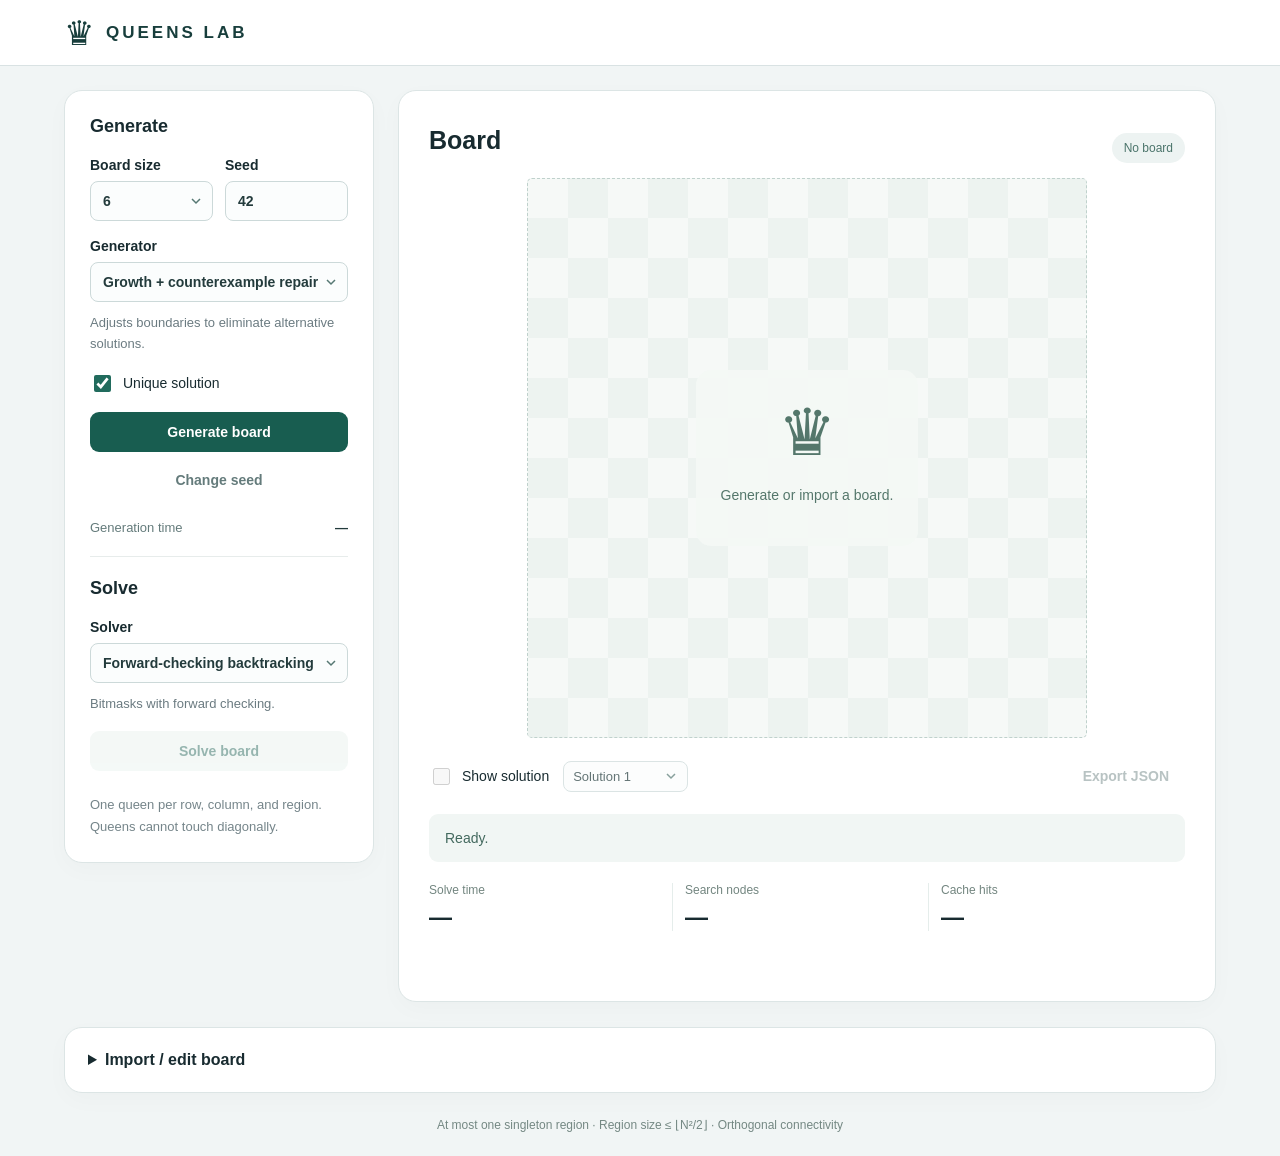
<file: docs/index.html>
<!doctype html>
<html lang="en">
<head><meta charset="UTF-8"><meta name="viewport" content="width=device-width,initial-scale=1"><title>Queens Lab</title><link rel="stylesheet" href="./style.css"><script type="module" src="./app.js"></script></head>
<body>
<header><a class="brand" href="./">♛ <span>QUEENS LAB</span></a></header>
<main>
<div class="workspace">
<aside class="panel controls"><h2>Generate</h2>
<div class="pair"><label>Board size<select id="size"><option>4</option><option>5</option><option selected>6</option><option>7</option><option>8</option><option>9</option><option>10</option><option>11</option><option>12</option></select></label><label>Seed<input id="seed" type="number" min="0" max="4294967295" value="42"></label></div>
<label>Generator<select id="generator"></select></label><p class="hint" id="generator-hint"></p>
<label class="check"><input id="unique" type="checkbox" checked> Unique solution</label>
<button id="generate" class="primary">Generate board</button><button id="stop" class="secondary" hidden>Stop generation</button><button id="randomize" class="subtle">Change seed</button>
<div class="generation-time">Generation time <strong id="generation-time">—</strong></div>
<div class="divider"></div><h2>Solve</h2>
<label>Solver<select id="solver"></select></label><p class="hint" id="solver-hint"></p>
<button id="solve" class="secondary" disabled>Solve board</button>
<p class="rules">One queen per row, column, and region. Queens cannot touch diagonally.</p>
</aside>
<section class="panel board-panel"><div class="board-heading"><div><h2 id="board-title">Board</h2></div><span class="badge" id="classification">No board</span></div>
<div id="board" class="board empty" aria-label="Queens board"><div class="empty-copy"><span>♛</span><p>Generate or import a board.</p></div></div>
<div class="board-tools"><label class="check"><input id="show" type="checkbox" disabled> Show solution</label><select id="solution" aria-label="Select solution" disabled><option value="0">Solution 1</option></select><button id="export" class="subtle" disabled>Export JSON</button></div>
<div id="message" class="message" role="status" aria-live="polite">Ready.</div>
<div class="stats"><div><span>Solve time</span><strong id="time">—</strong></div><div><span id="metric-label">Search nodes</span><strong id="metric">—</strong></div><div><span id="extra-label">Cache hits</span><strong id="extra">—</strong></div></div>
<div id="details" class="hint"></div>
</section>
</div>
<details class="panel import-panel"><summary>Import / edit board</summary><p>Paste a region matrix or exported JSON. Use labels 0 to N−1 and orthogonally connected regions. Generator size limits do not apply to imports.</p><textarea id="matrix" rows="7" spellcheck="false" aria-label="Region matrix JSON" placeholder="[[0, 0, ...], ...]"></textarea><button id="import" class="secondary">Load and validate</button></details>
<footer>At most one singleton region · Region size ≤ ⌊N²/2⌋ · Orthogonal connectivity</footer>
</main></body></html>
</file>
<file: docs/style.css>
:root{font-family:Inter,-apple-system,BlinkMacSystemFont,"Segoe UI",sans-serif;color:#182b30;background:#f1f5f5;font-size:16px;font-synthesis:none}*{box-sizing:border-box}body{margin:0}header{height:66px;border-bottom:1px solid #d9e2e3;display:flex;align-items:center;justify-content:space-between;padding:0 max(5vw,24px);background:#fff}.brand{display:flex;gap:12px;align-items:center;text-decoration:none;color:#183e3c;font-size:34px}.brand span{font-size:17px;font-weight:800;letter-spacing:3px}main{max-width:1200px;margin:0 auto;padding:24px}p{line-height:1.65}.workspace{display:grid;grid-template-columns:310px 1fr;gap:24px;align-items:start}.panel{background:white;border:1px solid #dce5e5;border-radius:18px;box-shadow:0 7px 24px #243a3e06}.controls{padding:25px}h2{font-size:18px;margin:0 0 20px}label{display:flex;flex-direction:column;gap:8px;font-size:14px;font-weight:600;margin-bottom:17px}select,input[type=number],textarea{border:1px solid #ccd9d9;background:#fbfdfd;border-radius:8px;padding:11px 12px;font:inherit;color:#233b3c;width:100%;min-width:0}select{padding-right:28px;appearance:none;background-image:url("data:image/svg+xml,%3Csvg xmlns='http://www.w3.org/2000/svg' width='14' height='14'%3E%3Cpath d='m3 5 4 4 4-4' stroke='%23567873' fill='none' stroke-width='1.5'/%3E%3C/svg%3E");background-repeat:no-repeat;background-position:right 9px center}.pair{display:grid;grid-template-columns:1fr 1fr;gap:12px}.hint{font-size:13px;color:#6b7b81;line-height:1.65;margin:-7px 0 17px;min-height:20px}.check{flex-direction:row;align-items:center;gap:9px;font-weight:500}.check input{width:17px;height:17px;accent-color:#216b5d}button{cursor:pointer;border:0;border-radius:9px;font:inherit;font-size:14px;font-weight:650;padding:12px 16px;transition:background .15s,transform .15s}button:active{transform:translateY(1px)}button:disabled{opacity:.45;cursor:not-allowed}.controls button{width:100%;margin-bottom:8px}.primary{background:#185d50;color:white}.primary:hover{background:#104c40}.secondary{background:#e7f1ed;color:#195d50}.subtle{background:transparent;color:#647b7b}.subtle:hover{background:#eef4f2}.divider{border-top:1px solid #e7eceb;margin:21px 0}.rules{font-size:13px;color:#75858a;margin:15px 0 0}.board-panel{padding:27px 30px}.board-heading{display:flex;justify-content:space-between;gap:12px;align-items:center}.board-heading h2{font-size:25px;margin:8px 0 23px}.badge{background:#edf3f2;color:#4b746b;font-size:12px;border-radius:20px;padding:8px 12px}.board{display:grid;aspect-ratio:1;width:100%;max-width:560px;margin:auto;border:2px solid #283e42;border-radius:5px;overflow:hidden;background:#f3f7f6}.cell{display:flex;align-items:center;justify-content:center;position:relative;min-width:0;border:solid #273d4222;border-width:0 1px 1px 0;font-size:clamp(17px,3.1vw,40px);line-height:1;color:#172c32}.cell .region{position:absolute;top:4px;left:5px;font-size:10px;color:#24343e99}.queen{filter:drop-shadow(0 1px 0 #ffffffa0)}.empty{border:1px dashed #bfd1cc;display:flex;align-items:center;justify-content:center;background:repeating-conic-gradient(#edf3f0 0% 25%,#f6f9f7 0% 50%) 0/80px 80px}.empty-copy{text-align:center;padding:25px;background:#f5f9f6ed;border-radius:15px;color:#54776b}.empty-copy>span{font-size:65px}.empty-copy h3{font-size:21px;margin:10px}.empty-copy p{font-size:14px}.board-tools{display:flex;align-items:center;gap:14px;flex-wrap:wrap;margin:18px 0}.board-tools label{margin:0;font-size:14px}.board-tools select{width:125px;font-size:13px;padding:7px 22px 7px 9px}.board-tools button{margin-left:auto}.message{font-size:14px;line-height:1.6;background:#f1f6f4;border-radius:9px;padding:13px 16px;color:#43695e}.message.error{background:#fff0ec;color:#9b4031}.stats{display:grid;grid-template-columns:repeat(3,1fr);margin:21px 0 13px;gap:12px}.stats>div{border-right:1px solid #e5edeb}.stats>div:last-child{border:0}.stats span{display:block;font-size:12px;color:#738680;margin-bottom:7px}.stats strong{font-size:23px;font-weight:600}.import-panel{margin-top:25px;padding:23px}.import-panel summary{font-weight:600;cursor:pointer}.import-panel p{font-size:14px;color:#6b7d80}.import-panel textarea{display:block;font-family:monospace;margin-bottom:13px}.import-panel button{min-width:150px}footer{text-align:center;color:#748883;font-size:12px;margin:25px 0 0}button:focus-visible,select:focus-visible,input:focus-visible,textarea:focus-visible,summary:focus-visible{outline:3px solid #53ad98;outline-offset:3px}@media(max-width:800px){.workspace{grid-template-columns:1fr}.controls{display:block}.board-panel{padding:22px 18px}main{padding:28px 16px}.cell{font-size:clamp(18px,6vw,38px)}.board-tools{gap:8px}header{height:65px}.board-tools button{margin-left:0}}@media(prefers-reduced-motion:reduce){*{transition:none!important}}

[hidden]{display:none!important}.generation-time{display:flex;justify-content:space-between;align-items:center;font-size:13px;color:#647b7b;margin-top:12px}.generation-time strong{font-variant-numeric:tabular-nums;color:#233b3c}
</file>
